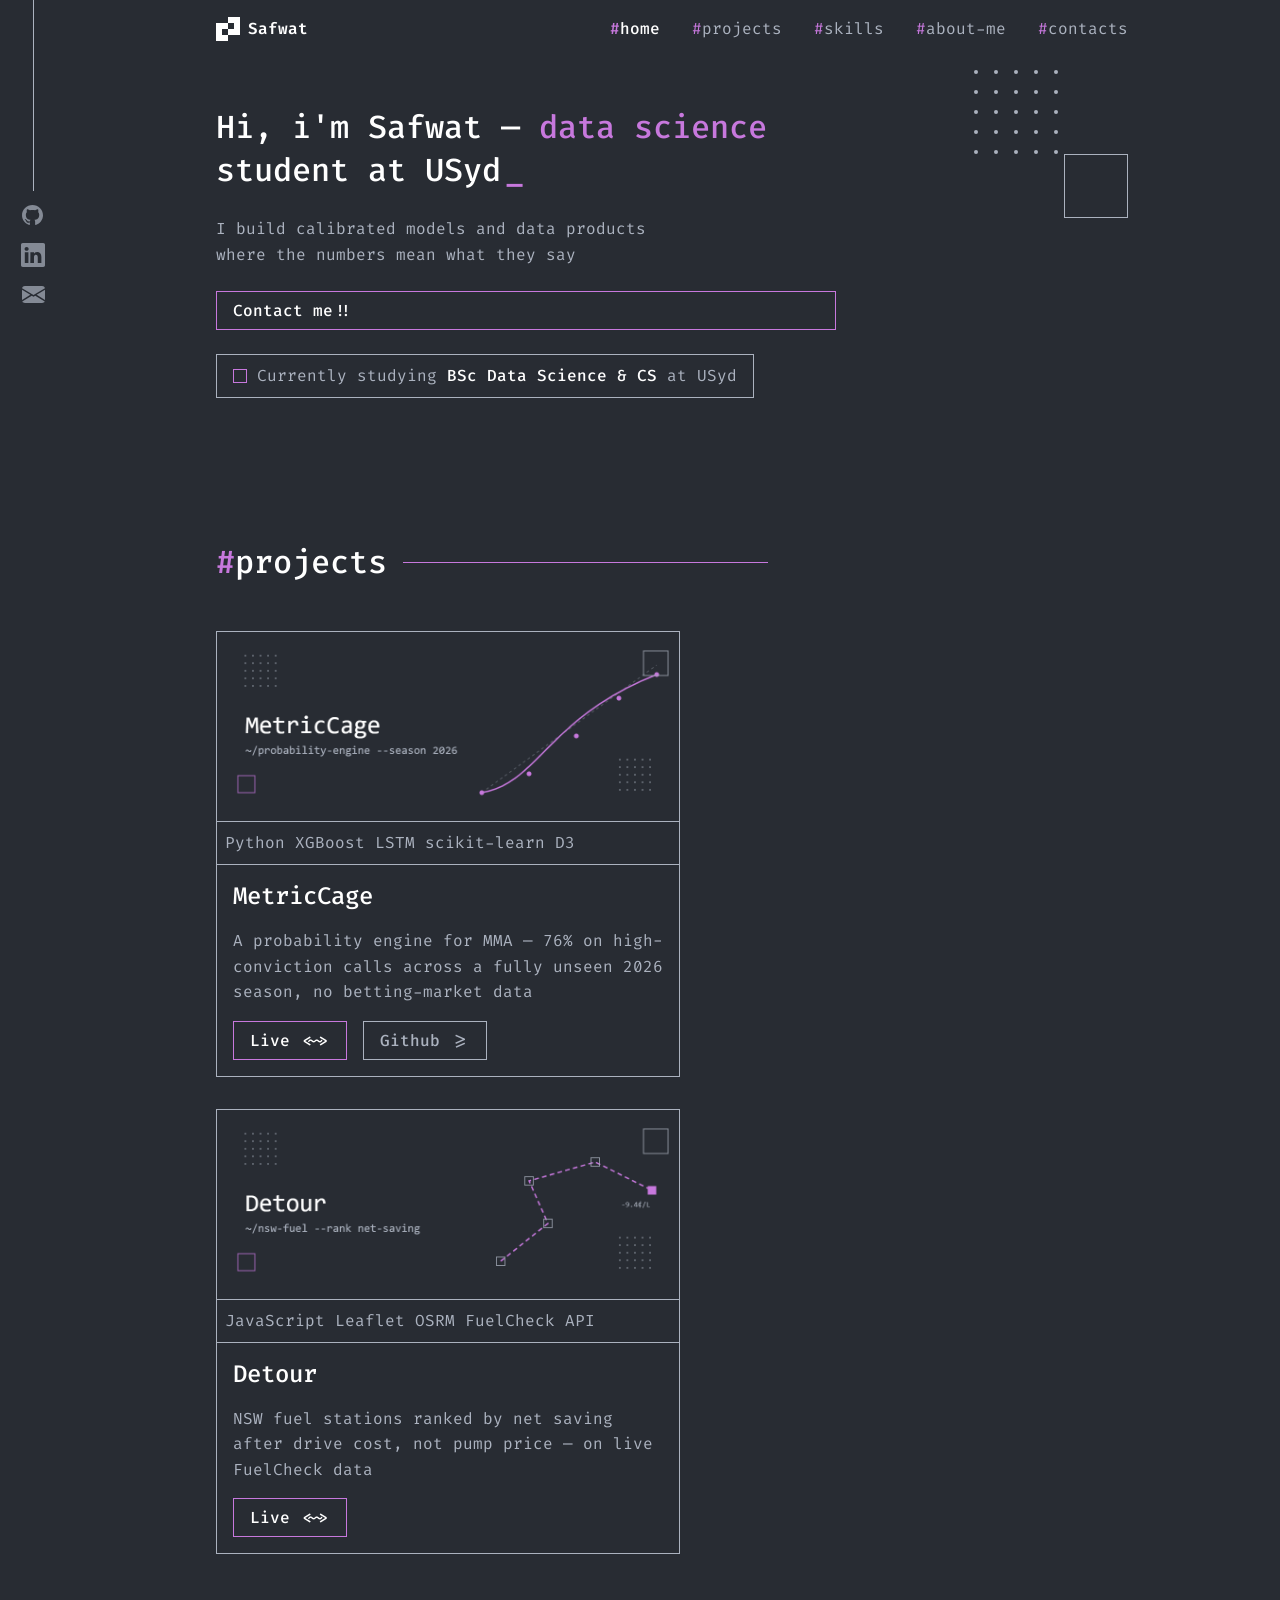
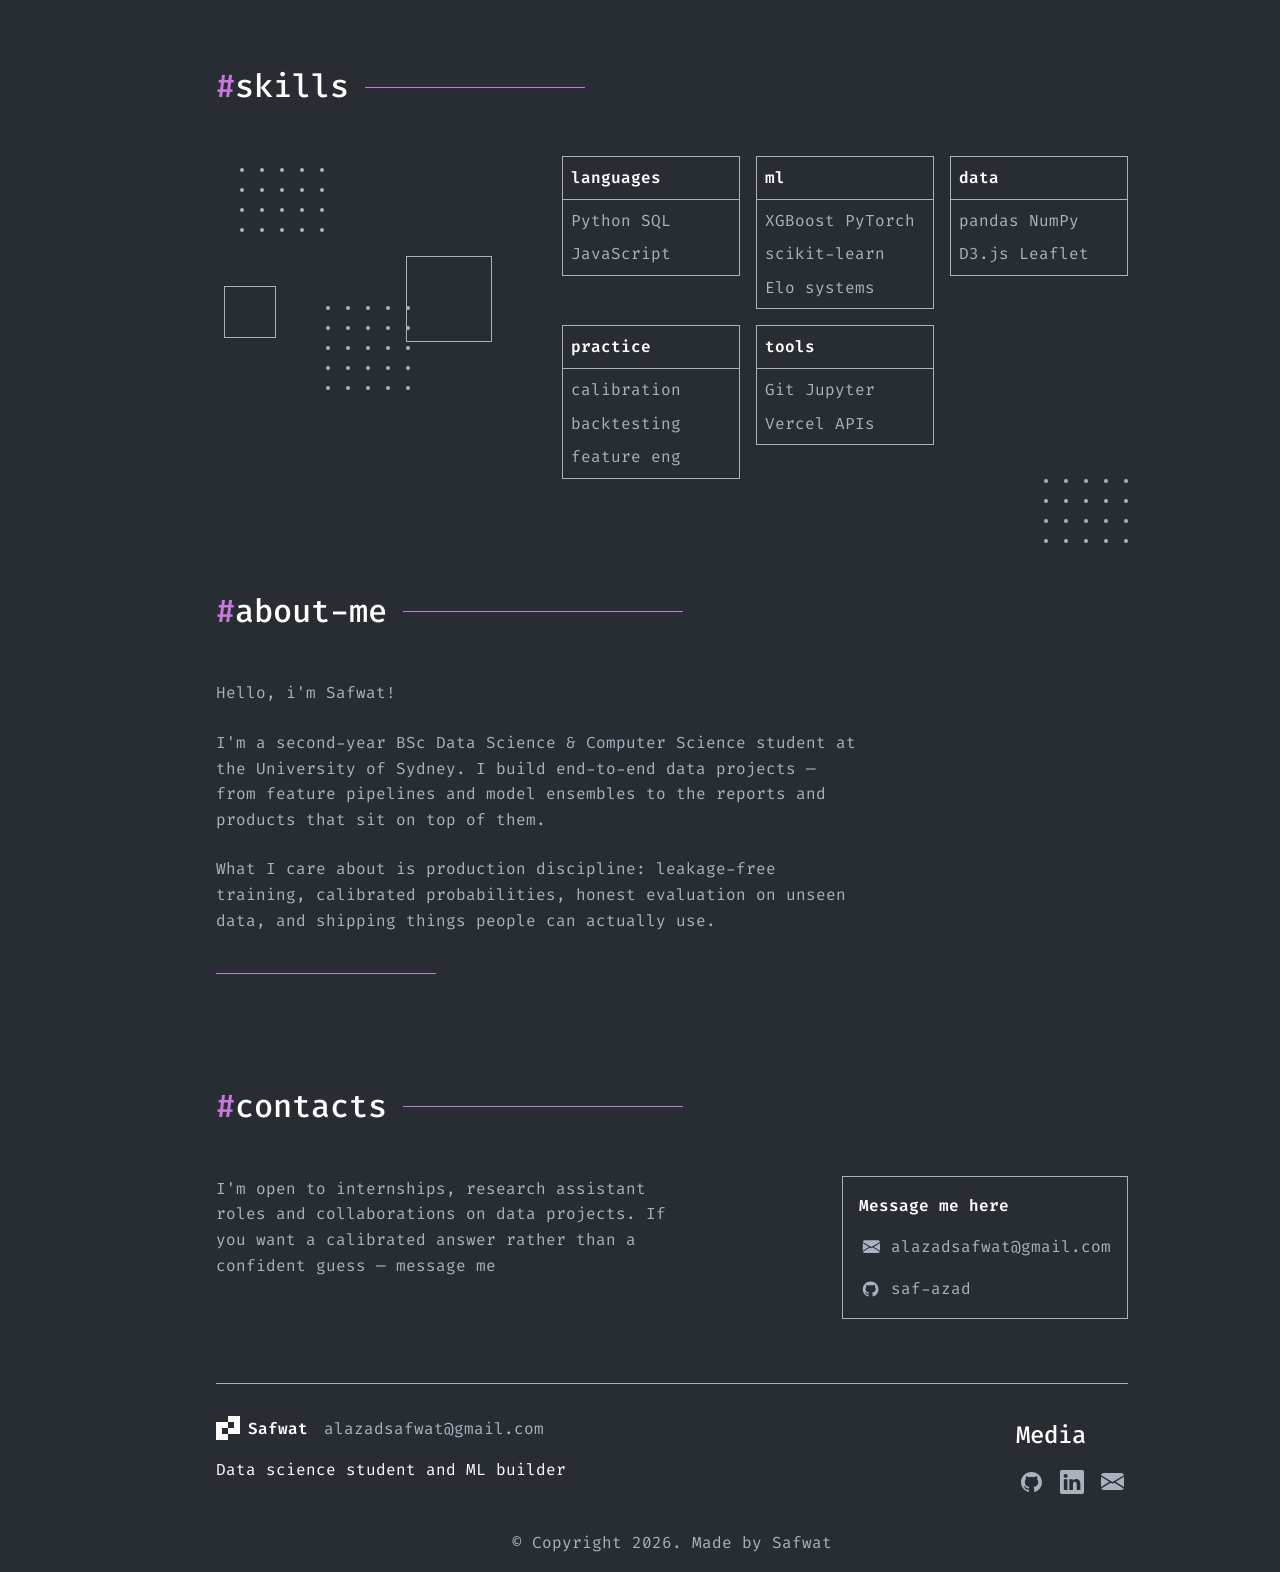
<file: index.html>
<!DOCTYPE html>
<html lang="en">
<head>
<meta charset="UTF-8">
<meta name="viewport" content="width=device-width, initial-scale=1.0">
<title>Safwat — Data Science Portfolio</title>
<meta name="description" content="Safwat — data science student at USyd. Building calibrated models and data products: MetricCage (MMA outcome probabilities) and Detour (real-cost fuel routing).">
<link rel="icon" type="image/svg+xml" href="assets/images/favicon.svg">
<link rel="stylesheet" href="assets/css/style.css">
</head>
<body>
<div class="page">

  <!-- fixed left social rail -->
  <div class="social-rail" aria-hidden="false">
    <span class="social-rail__line"></span>
    <a class="rail-icon" href="https://github.com/saf-azad" title="GitHub" target="_blank" rel="noopener">
      <img src="assets/images/icons/github.svg" width="32" height="32" alt="GitHub">
    </a>
    <a class="rail-icon" href="https://www.linkedin.com/in/saf-a-812367223/" title="LinkedIn" target="_blank" rel="noopener">
      <img src="assets/images/icons/linkedin.svg" width="32" height="32" alt="LinkedIn">
    </a>
    <a class="rail-icon" href="mailto:alazadsafwat@gmail.com" title="Email">
      <img src="assets/images/icons/email.svg" width="32" height="32" alt="Email">
    </a>
  </div>

  <div class="container">

    <!-- nav -->
    <nav class="nav">
      <a class="logo" href="#home">
        <img src="assets/images/logo-white.svg" width="24" height="24" alt="">
        <span class="logo__label">Safwat</span>
      </a>
      <div class="nav__links">
        <a href="#home"><span class="hash">#</span>home</a>
        <a href="#projects"><span class="hash">#</span>projects</a>
        <a href="#skills"><span class="hash">#</span>skills</a>
        <a href="#about-me"><span class="hash">#</span>about-me</a>
        <a href="#contacts"><span class="hash">#</span>contacts</a>
      </div>
    </nav>

    <!-- hero -->
    <section id="home" class="hero">
      <div class="hero__content">
        <h1>Hi, i'm Safwat — <span class="accent">data science</span> student at USyd<span class="cursor" aria-hidden="true">_</span></h1>
        <p>I build calibrated models and data products where the numbers mean what they say</p>
        <a class="btn btn--primary" href="#contacts">Contact me!!</a>
        <div class="hero__badge">
          <span class="hero__badge-dot"></span>
          <span>Currently studying <strong>BSc Data Science &amp; CS</strong> at USyd</span>
        </div>
      </div>
      <div class="hero__decor" aria-hidden="true">
        <div class="decor decor-dots" style="--dots-cols:5; top:12px; right:70px;">
          <i></i><i></i><i></i><i></i><i></i>
          <i></i><i></i><i></i><i></i><i></i>
          <i></i><i></i><i></i><i></i><i></i>
          <i></i><i></i><i></i><i></i><i></i>
          <i></i><i></i><i></i><i></i><i></i>
        </div>
        <div class="decor decor-square" style="width:64px; height:64px; top:96px; right:0;"></div>
      </div>
    </section>

    <!-- projects -->
    <section id="projects">
      <div class="section-heading" style="--rule-width:440px">
        <h2><span class="hash">#</span>projects</h2>
        <div class="rule"></div>
      </div>
      <div class="project-grid">

        <article class="project-card">
          <img class="project-card__image" src="assets/images/projects/metriccage.png" alt="MetricCage cover">
          <div class="project-card__stack">Python XGBoost LSTM scikit-learn D3</div>
          <div class="project-card__body">
            <h3>MetricCage</h3>
            <p>A probability engine for MMA — 76% on high-conviction calls across a fully unseen 2026 season, no betting-market data</p>
            <div class="project-card__actions">
              <a class="btn btn--primary" href="https://metriccage.vercel.app/" target="_blank" rel="noopener">Live &lt;~&gt;</a>
              <a class="btn btn--secondary" href="https://github.com/saf-azad/metriccage" target="_blank" rel="noopener">Github &gt;=</a>
            </div>
          </div>
        </article>

        <article class="project-card">
          <img class="project-card__image" src="assets/images/projects/detour.png" alt="Detour cover">
          <div class="project-card__stack">JavaScript Leaflet OSRM FuelCheck API</div>
          <div class="project-card__body">
            <h3>Detour</h3>
            <p>NSW fuel stations ranked by net saving after drive cost, not pump price — on live FuelCheck data</p>
            <div class="project-card__actions">
              <a class="btn btn--primary" href="https://detour-inky.vercel.app" target="_blank" rel="noopener">Live &lt;~&gt;</a>
            </div>
          </div>
        </article>

      </div>
    </section>

    <!-- skills -->
    <section id="skills">
      <div class="section-heading" style="--rule-width:220px">
        <h2><span class="hash">#</span>skills</h2>
        <div class="rule"></div>
      </div>
      <div class="skills-row">
        <div class="skills-decor" aria-hidden="true">
          <div class="decor decor-dots" style="--dots-cols:5; left:24px; top:12px;">
            <i></i><i></i><i></i><i></i><i></i>
            <i></i><i></i><i></i><i></i><i></i>
            <i></i><i></i><i></i><i></i><i></i>
            <i></i><i></i><i></i><i></i><i></i>
          </div>
          <div class="decor decor-square" style="width:86px; height:86px; left:190px; top:100px;"></div>
          <div class="decor decor-dots" style="--dots-cols:5; left:110px; top:150px;">
            <i></i><i></i><i></i><i></i><i></i>
            <i></i><i></i><i></i><i></i><i></i>
            <i></i><i></i><i></i><i></i><i></i>
            <i></i><i></i><i></i><i></i><i></i>
            <i></i><i></i><i></i><i></i><i></i>
          </div>
          <div class="decor decor-square" style="width:52px; height:52px; left:8px; top:130px;"></div>
        </div>
        <div class="skills-grid">
          <div class="skill-box">
            <div class="skill-box__title">languages</div>
            <div class="skill-box__rows">
              <div>Python SQL</div>
              <div>JavaScript</div>
            </div>
          </div>
          <div class="skill-box">
            <div class="skill-box__title">ml</div>
            <div class="skill-box__rows">
              <div>XGBoost PyTorch</div>
              <div>scikit-learn</div>
              <div>Elo systems</div>
            </div>
          </div>
          <div class="skill-box">
            <div class="skill-box__title">data</div>
            <div class="skill-box__rows">
              <div>pandas NumPy</div>
              <div>D3.js Leaflet</div>
            </div>
          </div>
          <div class="skill-box">
            <div class="skill-box__title">practice</div>
            <div class="skill-box__rows">
              <div>calibration</div>
              <div>backtesting</div>
              <div>feature eng</div>
            </div>
          </div>
          <div class="skill-box">
            <div class="skill-box__title">tools</div>
            <div class="skill-box__rows">
              <div>Git Jupyter</div>
              <div>Vercel APIs</div>
            </div>
          </div>
        </div>
      </div>
    </section>

    <!-- about-me -->
    <section id="about-me" class="about">
      <div class="section-heading" style="--rule-width:280px">
        <h2><span class="hash">#</span>about-me</h2>
        <div class="rule"></div>
      </div>
      <div class="decor decor-dots" style="--dots-cols:5; top:0; right:0;" aria-hidden="true">
        <i></i><i></i><i></i><i></i><i></i>
        <i></i><i></i><i></i><i></i><i></i>
        <i></i><i></i><i></i><i></i><i></i>
        <i></i><i></i><i></i><i></i><i></i>
      </div>
      <div class="about__text">
        <p>Hello, i'm Safwat!</p>
        <p>I'm a second-year BSc Data Science &amp; Computer Science student at the University of Sydney. I build end-to-end data projects — from feature pipelines and model ensembles to the reports and products that sit on top of them.</p>
        <p>What I care about is production discipline: leakage-free training, calibrated probabilities, honest evaluation on unseen data, and shipping things people can actually use.</p>
        <div class="about__rule"></div>
      </div>
    </section>

    <!-- contacts -->
    <section id="contacts">
      <div class="section-heading" style="--rule-width:280px">
        <h2><span class="hash">#</span>contacts</h2>
        <div class="rule"></div>
      </div>
      <div class="contacts-row">
        <p>I'm open to internships, research assistant roles and collaborations on data projects. If you want a calibrated answer rather than a confident guess — message me</p>
        <div class="contact-box">
          <div class="contact-box__title">Message me here</div>
          <div class="contact-box__row">
            <img src="assets/images/icons/email.svg" alt="">
            <a href="mailto:alazadsafwat@gmail.com">alazadsafwat@gmail.com</a>
          </div>
          <div class="contact-box__row">
            <img src="assets/images/icons/github.svg" alt="">
            <a href="https://github.com/saf-azad" target="_blank" rel="noopener">saf-azad</a>
          </div>
        </div>
      </div>
    </section>

    <!-- footer -->
    <footer class="site-footer">
      <div class="site-footer__top">
        <div class="site-footer__brand">
          <div class="site-footer__brand-row">
            <a class="logo" href="#home">
              <img src="assets/images/logo-white.svg" width="24" height="24" alt="">
              <span class="logo__label">Safwat</span>
            </a>
            <span><a href="mailto:alazadsafwat@gmail.com">alazadsafwat@gmail.com</a></span>
          </div>
          <div class="site-footer__tagline">Data science student and ML builder</div>
        </div>
        <div class="site-footer__media">
          <div class="site-footer__media-title">Media</div>
          <div class="media-row">
            <a href="https://github.com/saf-azad" title="GitHub" target="_blank" rel="noopener">
              <img src="assets/images/icons/github.svg" width="32" height="32" alt="GitHub">
            </a>
            <a href="https://www.linkedin.com/in/saf-a-812367223/" title="LinkedIn" target="_blank" rel="noopener">
              <img src="assets/images/icons/linkedin.svg" width="32" height="32" alt="LinkedIn">
            </a>
            <a href="mailto:alazadsafwat@gmail.com" title="Email">
              <img src="assets/images/icons/email.svg" width="32" height="32" alt="Email">
            </a>
          </div>
        </div>
      </div>
      <div class="site-footer__copy">© Copyright 2026. Made by Safwat</div>
    </footer>

  </div>
</div>
<script src="assets/js/main.js"></script>
</body>
</html>
</file>
<file: assets/css/style.css>
/* ==========================================================================
   Safwat — Data Science Portfolio
   Design tokens + components, translated from the "Elias Portfolio" design
   system (dark, terminal-flavored, monospace) into plain CSS.
   ========================================================================== */

@import url('https://fonts.googleapis.com/css2?family=Fira+Code:wght@400;500;600;700&display=swap');

/* ---- tokens -------------------------------------------------------- */
:root {
  --color-bg: #282C33;
  --color-primary: #C778DD;
  --color-gray: #ABB2BF;
  --color-white: #FFFFFF;
  --color-primary-t20: rgba(199, 120, 221, 0.2);

  --font-mono: 'Fira Code', monospace;
  --fw-regular: 400;
  --fw-medium: 500;
  --fw-semibold: 600;

  --text-hero: 32px;
  --text-h2: 24px;
  --text-body: 16px;
  --lh-tight: 1.3;
  --lh-body: 1.6;

  --space-1: 8px;
  --space-2: 16px;
  --space-3: 24px;
  --space-4: 32px;
  --space-6: 48px;
  --space-8: 64px;
  --section-gap: 112px;
  --container: 1024px;
  --border-w: 1px;
  --rail-gutter: 88px;
}

/* ---- reset / base --------------------------------------------------- */
*, *::before, *::after { box-sizing: border-box; }

html { scroll-behavior: smooth; }

body {
  margin: 0;
  background: var(--color-bg);
  color: var(--color-gray);
  font-family: var(--font-mono);
  font-size: var(--text-body);
  line-height: var(--lh-body);
}

h1, h2, h3, h4 {
  color: var(--color-white);
  font-weight: var(--fw-medium);
  line-height: var(--lh-tight);
  margin: 0;
}

p { margin: 0; }

a {
  color: var(--color-gray);
  text-decoration: none;
  transition: color .15s;
}
a:hover { color: var(--color-white); }

img { max-width: 100%; }

::selection { background: var(--color-primary); color: var(--color-bg); }

.sr-only {
  position: absolute;
  width: 1px; height: 1px;
  padding: 0; margin: -1px;
  overflow: hidden;
  clip: rect(0, 0, 0, 0);
  white-space: nowrap;
  border: 0;
}

/* ---- layout ----------------------------------------------------------- */
.page {
  min-height: 100vh;
}

.container {
  max-width: var(--container);
  margin: 0 auto;
  padding: 0 24px 0 var(--rail-gutter);
}

/* ---- brand: logo -------------------------------------------------- */
.logo {
  display: inline-flex;
  align-items: center;
  gap: var(--space-1);
  text-decoration: none;
}
.logo img { display: block; }
.logo__label {
  font-weight: var(--fw-semibold);
  font-size: 16px;
  color: var(--color-white);
}

/* ---- brand: decoration (dot grids + outline squares) --------------- */
.decor-dots {
  display: grid;
  grid-template-columns: repeat(var(--dots-cols, 5), 4px);
  gap: var(--space-2);
}
.decor-dots i {
  display: block;
  width: 4px;
  height: 4px;
  border-radius: 50%;
  background: var(--color-gray);
}
.decor-square {
  border: var(--border-w) solid var(--color-gray);
}
.decor {
  position: absolute;
  pointer-events: none;
}

/* ---- navigation: social rail (fixed left) --------------------------- */
.social-rail {
  position: fixed;
  top: 0;
  left: 17px;
  z-index: 10;
  display: flex;
  flex-direction: column;
  align-items: center;
  gap: var(--space-1);
}
.social-rail__line {
  width: 1px;
  height: 191px;
  background: var(--color-gray);
}
.social-rail .rail-icon {
  display: inline-flex;
  opacity: .7;
  transition: opacity .15s;
}
.social-rail .rail-icon:hover { opacity: 1; }

/* ---- brand: media row (footer) -------------------------------------- */
.media-row {
  display: flex;
  gap: var(--space-1);
}
.media-row img { display: block; }

/* ---- actions: buttons ------------------------------------------------ */
.btn {
  display: inline-block;
  padding: 8px 16px;
  border: var(--border-w) solid var(--color-gray);
  color: var(--color-gray);
  background: transparent;
  font: var(--fw-medium) 16px var(--font-mono);
  cursor: pointer;
  text-decoration: none;
  white-space: nowrap;
  border-radius: 0;
  transition: background .15s;
}
.btn:hover { background: var(--color-primary-t20); color: var(--color-gray); }
.btn--primary {
  border-color: var(--color-primary);
  color: var(--color-white);
}
.btn--primary:hover { color: var(--color-white); }
.btn--secondary {
  border-color: var(--color-gray);
  color: var(--color-gray);
}

/* ---- nav bar ---------------------------------------------------------- */
.nav {
  display: flex;
  align-items: center;
  justify-content: space-between;
  padding: var(--space-2) 0;
  flex-wrap: wrap;
  gap: var(--space-2);
}
.nav__links {
  display: flex;
  align-items: center;
  gap: var(--space-4);
  flex-wrap: wrap;
}
.nav__links a {
  white-space: nowrap;
  font-size: 16px;
  color: var(--color-gray);
}
.nav__links a.is-active {
  color: var(--color-white);
  font-weight: var(--fw-medium);
}
.nav__links .hash { color: var(--color-primary); }

/* ---- hero --------------------------------------------------------- */
.hero {
  position: relative;
  padding-top: 48px;
  padding-bottom: var(--space-4);
}
.hero__content {
  display: flex;
  flex-direction: column;
  gap: var(--space-3);
  max-width: 620px;
  padding-top: var(--space-6);
}
.hero__content h1 {
  font-size: var(--text-hero);
  font-weight: var(--fw-medium);
  line-height: 1.35;
}
.hero__content h1 .accent { color: var(--color-primary); }
.hero__content p { max-width: 460px; }

.cursor {
  display: inline-block;
  color: var(--color-primary);
  margin-left: 4px;
  animation: blink 1.1s steps(1) infinite;
}
@keyframes blink { 0%, 49% { opacity: 1; } 50%, 100% { opacity: 0; } }

.hero__badge {
  display: inline-flex;
  align-items: center;
  gap: 10px;
  border: var(--border-w) solid var(--color-gray);
  padding: 8px 16px;
  width: fit-content;
}
.hero__badge-dot {
  display: inline-block;
  width: 14px;
  height: 14px;
  border: var(--border-w) solid var(--color-primary);
  flex-shrink: 0;
}
.hero__badge strong { color: var(--color-white); font-weight: var(--fw-medium); }

.hero__decor {
  display: block;
}
.hero__decor .decor-dots { top: 40px; right: 220px; }
.hero__decor .decor-square { top: 140px; right: 60px; }

/* ---- section heading -------------------------------------------------- */
.section-heading {
  display: flex;
  align-items: center;
  gap: var(--space-2);
}
.section-heading h2 {
  font-size: var(--text-hero);
  font-weight: var(--fw-medium);
  white-space: nowrap;
}
.section-heading .hash { color: var(--color-primary); }
.section-heading .rule {
  height: 1px;
  background: var(--color-primary);
  width: var(--rule-width, 340px);
  max-width: 40%;
}
.section-heading .action {
  margin-left: auto;
  color: var(--color-white);
  font-weight: var(--fw-medium);
  white-space: nowrap;
}

section[id] {
  padding-top: var(--section-gap);
  display: flex;
  flex-direction: column;
  gap: var(--space-6);
  scroll-margin-top: var(--space-4);
}
/* hero overlays its decor rather than stacking it, and sits right under
   the nav rather than a full section-gap below it — override the generic
   section layout above (id beats it regardless of source order) */
#home {
  display: block;
  padding-top: 0;
}

/* ---- project cards --------------------------------------------------- */
.project-grid {
  display: flex;
  gap: var(--space-4);
  align-items: stretch;
  flex-wrap: wrap;
}
.project-card {
  width: 464px;
  max-width: 100%;
  border: var(--border-w) solid var(--color-gray);
  display: flex;
  flex-direction: column;
}
.project-card__image {
  width: 100%;
  height: 190px;
  object-fit: cover;
  object-position: left center;
  display: block;
  border-bottom: var(--border-w) solid var(--color-gray);
  background: #1d2026;
}
.project-card__stack {
  padding: var(--space-1);
  border-bottom: var(--border-w) solid var(--color-gray);
  color: var(--color-gray);
  font-size: 16px;
}
.project-card__body {
  padding: var(--space-2);
  display: flex;
  flex-direction: column;
  gap: var(--space-2);
}
.project-card__body h3 {
  font-size: var(--text-h2);
  font-weight: var(--fw-medium);
  color: var(--color-white);
}
.project-card__body p { color: var(--color-gray); }
.project-card__actions {
  display: flex;
  gap: var(--space-2);
  flex-wrap: wrap;
}

/* ---- skills ------------------------------------------------------- */
.skills-row {
  display: flex;
  gap: var(--space-4);
  align-items: flex-start;
  flex-wrap: wrap;
}
.skills-decor {
  position: relative;
  flex: 1 1 220px;
  min-height: 220px;
}
.skills-decor .decor { position: absolute; }
.skills-grid {
  display: grid;
  grid-template-columns: repeat(3, 178px);
  gap: var(--space-2);
  align-items: start;
}
.skill-box {
  width: 178px;
  max-width: 100%;
  border: var(--border-w) solid var(--color-gray);
}
.skill-box__title {
  padding: var(--space-1);
  border-bottom: var(--border-w) solid var(--color-gray);
  color: var(--color-white);
  font-weight: var(--fw-semibold);
}
.skill-box__rows {
  padding: var(--space-1);
  color: var(--color-gray);
  display: flex;
  flex-direction: column;
  gap: var(--space-1);
}

/* ---- about-me -------------------------------------------------------- */
.about {
  position: relative;
}
.about__text {
  display: flex;
  flex-direction: column;
  gap: var(--space-3);
  max-width: 640px;
}
.about__rule {
  height: 1px;
  background: var(--color-primary);
  width: 220px;
  max-width: 65%;
  margin-top: var(--space-2);
}
.about .decor { position: absolute; top: -8px; right: 0; }

/* ---- contacts ---------------------------------------------------------- */
.contacts-row {
  display: flex;
  gap: var(--space-4);
  justify-content: space-between;
  align-items: flex-start;
  flex-wrap: wrap;
}
.contacts-row p { max-width: 480px; }

.contact-box {
  border: var(--border-w) solid var(--color-gray);
  padding: var(--space-2);
  width: fit-content;
  display: flex;
  flex-direction: column;
  gap: var(--space-2);
}
.contact-box__title {
  color: var(--color-white);
  font-weight: var(--fw-semibold);
}
.contact-box__row {
  display: flex;
  gap: var(--space-1);
  align-items: center;
  color: var(--color-gray);
}
.contact-box__row a { color: inherit; }
.contact-box__row a:hover { color: var(--color-white); }
.contact-box__row img { width: 24px; height: 24px; }

/* ---- footer ------------------------------------------------------------ */
.site-footer {
  border-top: var(--border-w) solid var(--color-gray);
  padding: var(--space-4) 0 var(--space-2);
  margin-top: var(--space-8);
}
.site-footer__top {
  display: flex;
  justify-content: space-between;
  flex-wrap: wrap;
  gap: var(--space-3);
}
.site-footer__brand {
  display: flex;
  flex-direction: column;
  gap: var(--space-2);
}
.site-footer__brand-row {
  display: flex;
  gap: var(--space-2);
  align-items: center;
  flex-wrap: wrap;
}
.site-footer__tagline { color: var(--color-white); }
.site-footer__media {
  display: flex;
  flex-direction: column;
  gap: 12px;
}
.site-footer__media-title {
  font-size: var(--text-h2);
  font-weight: var(--fw-medium);
  color: var(--color-white);
}
.site-footer__copy {
  text-align: center;
  margin-top: var(--space-4);
}

/* ---- responsive --------------------------------------------------------- */
@media (max-width: 860px) {
  :root { --rail-gutter: 24px; }
  .social-rail { display: none; }
  .hero__decor { display: none; }
  .skills-decor { display: none; }
  .about .decor { display: none; }
}

@media (max-width: 720px) {
  .skills-grid {
    grid-template-columns: repeat(2, 178px);
  }
  .contacts-row { flex-direction: column; }
  .contact-box { width: 100%; }
}

@media (max-width: 520px) {
  .nav__links { gap: var(--space-3); }
  .hero__content h1 { font-size: 26px; }
  .skills-grid { grid-template-columns: 1fr; }
  .skill-box { width: 100%; }
  .project-card { width: 100%; }
  .site-footer__top { flex-direction: column; }
}
</file>
